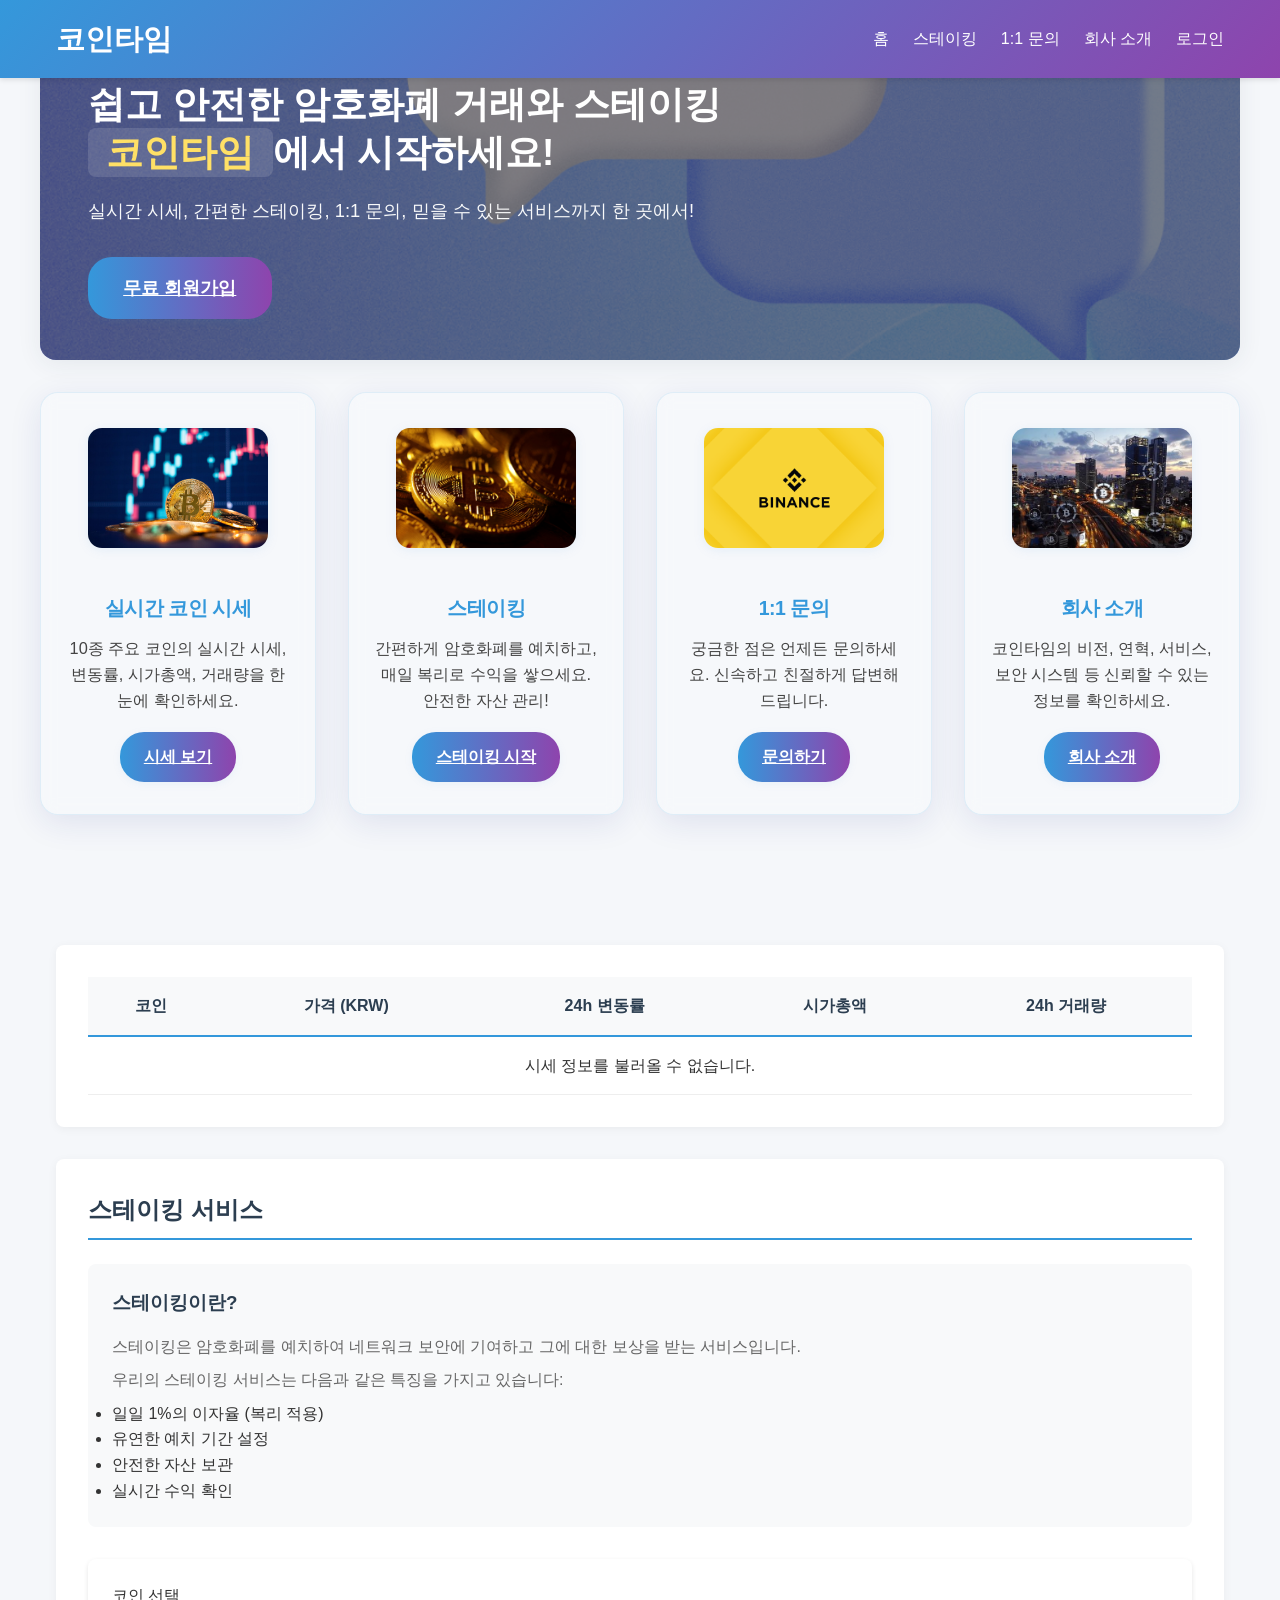
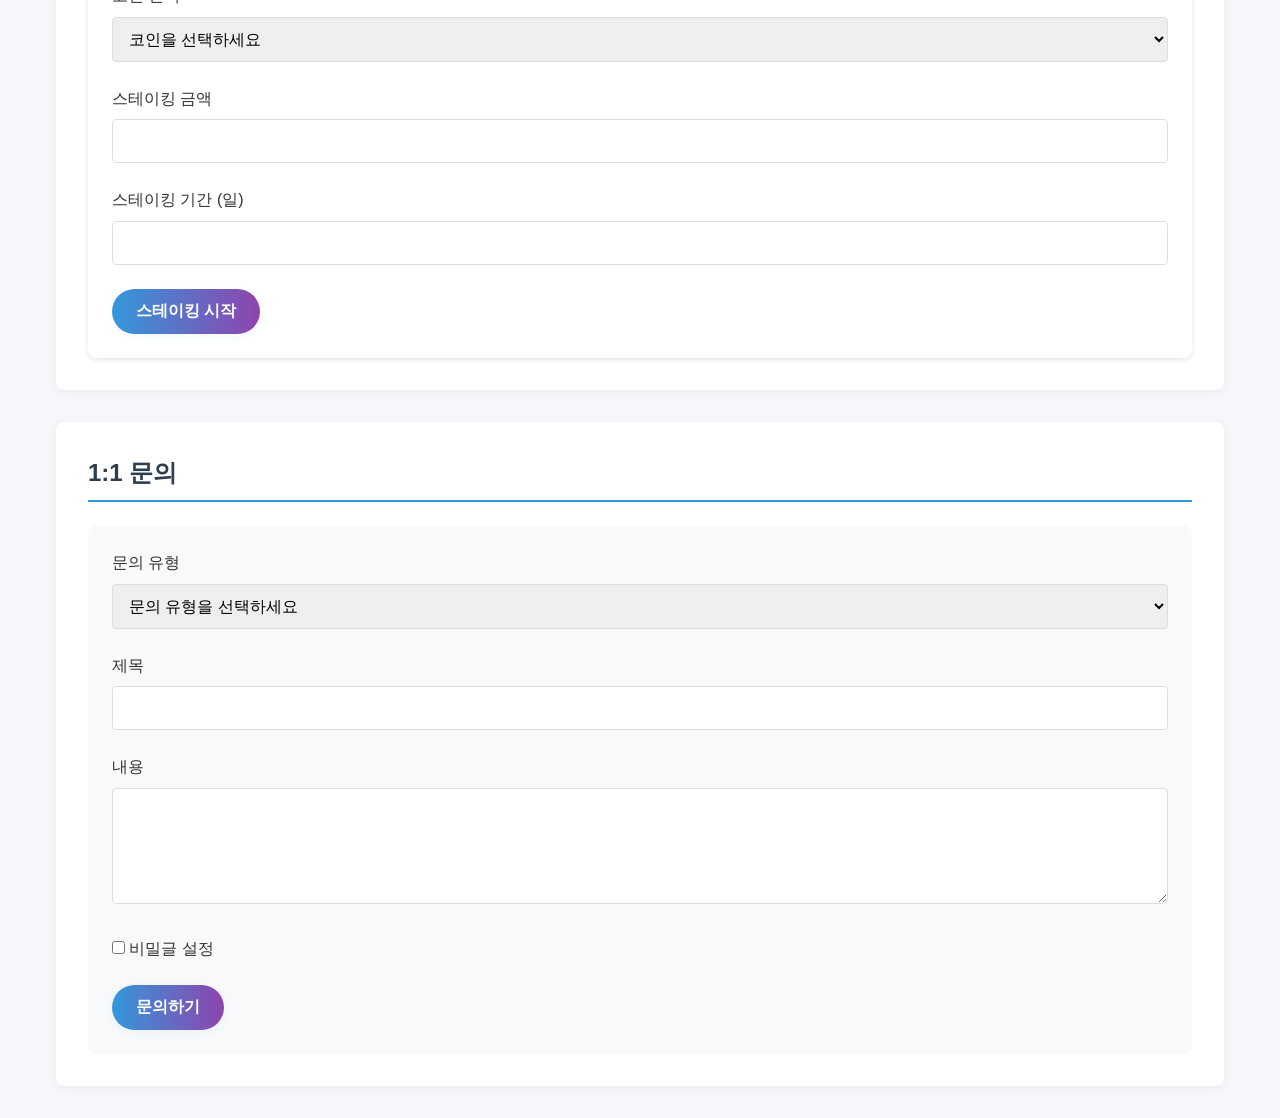
<file: index.html>
<!DOCTYPE html>
<html lang="ko">
<head>
    <meta charset="UTF-8">
    <meta name="viewport" content="width=device-width, initial-scale=1.0">
    <title>코인타임 - 홈</title>
    <link rel="stylesheet" href="common.css">
    <style>
        /* 페이지별 추가 스타일 */
        .coin-price {
            background: white;
            padding: 2rem;
            border-radius: 8px;
            box-shadow: 0 2px 10px rgba(0, 0, 0, 0.05);
            margin-bottom: 2rem;
        }

        .coin-price h2 {
            color: var(--secondary);
            margin-bottom: 1.5rem;
            padding-bottom: 0.5rem;
            border-bottom: 2px solid var(--primary);
        }

        .coin-grid {
            display: grid;
            grid-template-columns: repeat(auto-fit, minmax(250px, 1fr));
            gap: 1.5rem;
        }

        .coin-card {
            background: #f8f9fa;
            padding: 1.5rem;
            border-radius: 8px;
            transition: transform 0.3s ease;
        }

        .coin-card:hover {
            transform: translateY(-5px);
        }

        .coin-header {
            display: flex;
            justify-content: space-between;
            align-items: center;
            margin-bottom: 1rem;
        }

        .coin-name {
            font-size: 1.2rem;
            font-weight: bold;
            color: var(--secondary);
        }

        .coin-symbol {
            color: #666;
            font-size: 0.9rem;
        }

        .coin-price-value {
            font-size: 1.5rem;
            font-weight: bold;
            color: var(--primary);
            margin-bottom: 0.5rem;
        }

        .coin-change {
            font-size: 1rem;
        }

        .coin-change.positive {
            color: var(--success);
        }

        .coin-change.negative {
            color: var(--danger);
        }

        .staking-section {
            background: white;
            padding: 2rem;
            border-radius: 8px;
            box-shadow: 0 2px 10px rgba(0, 0, 0, 0.05);
            margin-bottom: 2rem;
        }

        .staking-section h2 {
            color: var(--secondary);
            margin-bottom: 1.5rem;
            padding-bottom: 0.5rem;
            border-bottom: 2px solid var(--primary);
        }

        .staking-info {
            background: #f8f9fa;
            padding: 1.5rem;
            border-radius: 8px;
            margin-bottom: 2rem;
        }

        .staking-info h3 {
            color: var(--secondary);
            margin-bottom: 1rem;
        }

        .staking-info p {
            color: #666;
            line-height: 1.6;
            margin-bottom: 0.5rem;
        }

        .staking-form {
            background: white;
            padding: 1.5rem;
            border-radius: 8px;
            box-shadow: 0 2px 5px rgba(0, 0, 0, 0.1);
        }

        .form-group {
            margin-bottom: 1.5rem;
        }

        .form-group label {
            display: block;
            margin-bottom: 0.5rem;
            font-weight: 500;
        }

        .form-control {
            width: 100%;
            padding: 0.75rem;
            border: 1px solid #ddd;
            border-radius: 4px;
            font-size: 1rem;
        }

        .form-control:focus {
            border-color: var(--primary);
            outline: none;
            box-shadow: 0 0 0 2px rgba(52, 152, 219, 0.2);
        }

        .inquiry-section {
            background: white;
            padding: 2rem;
            border-radius: 8px;
            box-shadow: 0 2px 10px rgba(0, 0, 0, 0.05);
        }

        .inquiry-section h2 {
            color: var(--secondary);
            margin-bottom: 1.5rem;
            padding-bottom: 0.5rem;
            border-bottom: 2px solid var(--primary);
        }

        .inquiry-form {
            background: #f8f9fa;
            padding: 1.5rem;
            border-radius: 8px;
        }

        @media (max-width: 768px) {
            .coin-grid {
                grid-template-columns: 1fr;
            }

            .coin-price,
            .staking-section,
            .inquiry-section {
                margin: 1rem;
                padding: 1.5rem;
            }
        }
    </style>
</head>
<body>
    <header>
        <div class="header-container">
            <a href="index.html" class="logo">코인타임</a>
            <nav>
                <ul>
                    <li><a href="index.html" class="nav-link">홈</a></li>
                    <li><a href="staking-page.html" class="nav-link">스테이킹</a></li>
                    <li><a href="inquiry-page.html" class="nav-link">1:1 문의</a></li>
                    <li><a href="about-page.html" class="nav-link">회사 소개</a></li>
                    <li id="user-nav-area">
                        <a href="#" id="login-button">로그인</a>
                    </li>
                </ul>
            </nav>
        </div>
    </header>

    <div class="main-banner" style="background: url('image/04_1080.png') center/cover no-repeat; position: relative;">
      <div class="banner-overlay"></div>
      <div class="banner-content">
        <h1>쉽고 안전한 암호화폐 거래와 스테이킹<br><span class="highlight">코인타임</span>에서 시작하세요!</h1>
        <p>실시간 시세, 간편한 스테이킹, 1:1 문의, 믿을 수 있는 서비스까지 한 곳에서!</p>
        <a href="register-page.html" class="btn btn-lg btn-gradient">무료 회원가입</a>
      </div>
    </div>
    <div class="service-cards-grid">
      <div class="service-card">
        <div class="service-icon"><img src="image/472865_441696_5757.jpg" alt="실시간 코인 시세"></div>
        <h3>실시간 코인 시세</h3>
        <p>10종 주요 코인의 실시간 시세, 변동률, 시가총액, 거래량을 한눈에 확인하세요.</p>
        <a href="#coin-table" class="btn btn-secondary">시세 보기</a>
      </div>
      <div class="service-card">
        <div class="service-icon"><img src="image/284385_205862_553.jpg" alt="스테이킹"></div>
        <h3>스테이킹</h3>
        <p>간편하게 암호화폐를 예치하고, 매일 복리로 수익을 쌓으세요. 안전한 자산 관리!</p>
        <a href="staking-page.html" class="btn btn-secondary">스테이킹 시작</a>
      </div>
      <div class="service-card">
        <div class="service-icon"><img src="image/558310_522624_835.png" alt="1:1 문의"></div>
        <h3>1:1 문의</h3>
        <p>궁금한 점은 언제든 문의하세요. 신속하고 친절하게 답변해드립니다.</p>
        <a href="inquiry-page.html" class="btn btn-secondary">문의하기</a>
      </div>
      <div class="service-card">
        <div class="service-icon"><img src="image/20201123154747765200.jpg" alt="회사소개"></div>
        <h3>회사 소개</h3>
        <p>코인타임의 비전, 연혁, 서비스, 보안 시스템 등 신뢰할 수 있는 정보를 확인하세요.</p>
        <a href="about-page.html" class="btn btn-secondary">회사 소개</a>
      </div>
    </div>
    <div class="container">
      <div class="coin-table-container" id="coin-table">
        <table class="coin-table">
          <thead>
            <tr>
              <th style="text-align:center;">코인</th>
              <th>가격 (KRW)</th>
              <th>24h 변동률</th>
              <th>시가총액</th>
              <th>24h 거래량</th>
            </tr>
          </thead>
          <tbody id="coin-table-body">
            <!-- JS로 동적 생성 -->
          </tbody>
        </table>
      </div>

        <div class="staking-section">
            <h2>스테이킹 서비스</h2>
            <div class="staking-info">
                <h3>스테이킹이란?</h3>
                <p>스테이킹은 암호화폐를 예치하여 네트워크 보안에 기여하고 그에 대한 보상을 받는 서비스입니다.</p>
                <p>우리의 스테이킹 서비스는 다음과 같은 특징을 가지고 있습니다:</p>
                <ul>
                    <li>일일 1%의 이자율 (복리 적용)</li>
                    <li>유연한 예치 기간 설정</li>
                    <li>안전한 자산 보관</li>
                    <li>실시간 수익 확인</li>
                </ul>
            </div>
            <div class="staking-form">
                <form id="staking-form">
                    <div class="form-group">
                        <label for="coin-type">코인 선택</label>
                        <select id="coin-type" class="form-control" required>
                            <option value="">코인을 선택하세요</option>
                            <option value="BTC">비트코인 (BTC)</option>
                            <option value="ETH">이더리움 (ETH)</option>
                            <option value="BNB">바이낸스 코인 (BNB)</option>
                            <option value="SOL">솔라나 (SOL)</option>
                        </select>
                    </div>
                    <div class="form-group">
                        <label for="staking-amount">스테이킹 금액</label>
                        <input type="number" id="staking-amount" class="form-control" min="0.0001" step="0.0001" required>
                    </div>
                    <div class="form-group">
                        <label for="staking-period">스테이킹 기간 (일)</label>
                        <input type="number" id="staking-period" class="form-control" min="1" max="365" required>
                    </div>
                    <button type="submit" class="btn">스테이킹 시작</button>
                </form>
            </div>
        </div>

        <div class="inquiry-section">
            <h2>1:1 문의</h2>
            <div class="inquiry-form">
                <form id="inquiry-form">
                    <div class="form-group">
                        <label for="inquiry-type">문의 유형</label>
                        <select id="inquiry-type" class="form-control" required>
                            <option value="">문의 유형을 선택하세요</option>
                            <option value="account">계정 문의</option>
                            <option value="staking">스테이킹 문의</option>
                            <option value="trade">거래 문의</option>
                            <option value="etc">기타 문의</option>
                        </select>
                    </div>
                    <div class="form-group">
                        <label for="inquiry-title">제목</label>
                        <input type="text" id="inquiry-title" class="form-control" required>
                    </div>
                    <div class="form-group">
                        <label for="inquiry-content">내용</label>
                        <textarea id="inquiry-content" class="form-control" rows="5" required></textarea>
                    </div>
                    <div class="form-group">
                        <label>
                            <input type="checkbox" id="is-secret"> 비밀글 설정
                        </label>
                    </div>
                    <div id="secret-form" class="secret-form" style="display: none;">
                        <div class="form-group">
                            <label for="secret-password">비밀번호</label>
                            <input type="password" id="secret-password" class="form-control">
                        </div>
                    </div>
                    <button type="submit" class="btn">문의하기</button>
                </form>
            </div>
        </div>
    </div>

    <!-- 로그인 모달 -->
    <div id="login-modal" class="modal">
        <div class="modal-content">
            <span class="close">&times;</span>
            <h2>로그인</h2>
            <form id="login-form">
                <div class="form-group">
                    <label for="login-username">아이디</label>
                    <input type="text" id="login-username" class="form-control" required>
                </div>
                <div class="form-group">
                    <label for="login-password">비밀번호</label>
                    <input type="password" id="login-password" class="form-control" required>
                </div>
                <button type="submit" class="btn">로그인</button>
                <a href="register-page.html" class="btn btn-secondary" style="margin-top: 1rem;">회원가입</a>
            </form>
        </div>
    </div>

    <!-- 내 정보 관리 모달 -->
    <div id="myinfo-modal" class="modal">
        <div class="modal-content">
            <span class="close">&times;</span>
            <h2>내 정보 관리</h2>
            <form id="myinfo-form">
                <div class="form-group">
                    <label for="myinfo-username">아이디</label>
                    <input type="text" id="myinfo-username" class="form-control" readonly>
                </div>
                <div class="form-group">
                    <label for="myinfo-email">이메일</label>
                    <input type="email" id="myinfo-email" class="form-control" required>
                </div>
                <div class="form-group">
                    <label for="myinfo-phone">휴대폰 번호</label>
                    <input type="tel" id="myinfo-phone" class="form-control" required>
                </div>
                <button type="submit" class="btn">변경하기</button>
            </form>
        </div>
    </div>

    <!-- 비밀번호 변경 모달 -->
    <div id="pwchange-modal" class="modal">
        <div class="modal-content">
            <span class="close">&times;</span>
            <h2>비밀번호 변경</h2>
            <form id="pwchange-form">
                <div class="form-group">
                    <label for="pw-old">기존 비밀번호</label>
                    <input type="password" id="pw-old" class="form-control" required>
                </div>
                <div class="form-group">
                    <label for="pw-new">새 비밀번호</label>
                    <input type="password" id="pw-new" class="form-control" required>
                </div>
                <div class="form-group">
                    <label for="pw-new-confirm">새 비밀번호 확인</label>
                    <input type="password" id="pw-new-confirm" class="form-control" required>
                </div>
                <button type="submit" class="btn">비밀번호 변경</button>
            </form>
        </div>
    </div>

    <script src="common.js"></script>
    <script>
        // 페이지별 추가 스크립트
        document.addEventListener('DOMContentLoaded', function() {
            const coinTableBody = document.getElementById('coin-table-body');
            const stakingForm = document.getElementById('staking-form');
            const inquiryForm = document.getElementById('inquiry-form');
            const isSecretCheckbox = document.getElementById('is-secret');
            const secretForm = document.getElementById('secret-form');

            const coinIds = [
              'bitcoin', 'ethereum', 'tether', 'ripple', 'binancecoin',
              'solana', 'usd-coin', 'dogecoin', 'cardano', 'tron'
            ];
            const coinNames = {
              bitcoin: '비트코인',
              ethereum: '이더리움',
              tether: '테더',
              ripple: '리플코인',
              binancecoin: '바이낸스 코인',
              solana: '솔라나',
              'usd-coin': 'USDC',
              dogecoin: '도지코인',
              cardano: '에이다',
              tron: '트론'
            };
            async function updateCoinPrices() {
              const url = `https://api.coingecko.com/api/v3/coins/markets?vs_currency=krw&ids=${coinIds.join(',')}&order=market_cap_desc&per_page=10&page=1&sparkline=false&price_change_percentage=24h`;
              try {
                const response = await fetch(url);
                const coins = await response.json();
                const tbody = document.getElementById('coin-table-body');
                tbody.innerHTML = '';
                coins.forEach((coin) => {
                  const change = coin.price_change_percentage_24h;
                  const row = document.createElement('tr');
                  row.innerHTML = `
                    <td style="text-align:center;">
                      <div class="coin-info" style="justify-content:center;">
                        <img src="${coin.image}" alt="${coin.symbol}">
                        <span>${coinNames[coin.id] || coin.name}</span>
                        <span class="coin-symbol">${coin.symbol.toUpperCase()}</span>
                      </div>
                    </td>
                    <td>${coin.current_price.toLocaleString()} KRW</td>
                    <td class="${change >= 0 ? 'positive' : 'negative'}">
                      ${change >= 0 ? '+' : ''}${change.toFixed(2)}%
                    </td>
                    <td>${coin.market_cap.toLocaleString()}</td>
                    <td>${coin.total_volume.toLocaleString()}</td>
                  `;
                  tbody.appendChild(row);
                });
              } catch (e) {
                document.getElementById('coin-table-body').innerHTML = '<tr><td colspan="5">시세 정보를 불러올 수 없습니다.</td></tr>';
              }
            }

            // 스테이킹 폼 제출
            stakingForm.addEventListener('submit', function(e) {
                e.preventDefault();
                
                const coinType = document.getElementById('coin-type').value;
                const amount = parseFloat(document.getElementById('staking-amount').value);
                const period = parseInt(document.getElementById('staking-period').value);

                if (!coinType || !amount || !period) {
                    alert('모든 필드를 입력해주세요.');
                    return;
                }

                if (amount <= 0) {
                    alert('스테이킹 금액은 0보다 커야 합니다.');
                    return;
                }

                if (period < 1 || period > 365) {
                    alert('스테이킹 기간은 1일에서 365일 사이여야 합니다.');
                    return;
                }

                // localStorage에서 스테이킹 목록 가져오기
                const stakings = JSON.parse(localStorage.getItem('stakings') || '[]');
                
                // 새 스테이킹 추가
                const newStaking = {
                    id: Date.now(),
                    coinType,
                    amount,
                    period,
                    startDate: new Date().toISOString(),
                    userId: localStorage.getItem('currentUser')
                };
                
                stakings.push(newStaking);
                localStorage.setItem('stakings', JSON.stringify(stakings));
                
                alert('스테이킹이 시작되었습니다.');
                stakingForm.reset();
            });

            // 문의 폼 제출
            inquiryForm.addEventListener('submit', function(e) {
                e.preventDefault();
                
                const type = document.getElementById('inquiry-type').value;
                const title = document.getElementById('inquiry-title').value;
                const content = document.getElementById('inquiry-content').value;
                const isSecret = isSecretCheckbox.checked;
                const password = isSecret ? document.getElementById('secret-password').value : '';

                if (!type || !title || !content || (isSecret && !password)) {
                    alert('모든 필드를 입력해주세요.');
                    return;
                }

                // localStorage에서 문의 목록 가져오기
                const inquiries = JSON.parse(localStorage.getItem('inquiries') || '[]');
                
                // 새 문의 추가
                const newInquiry = {
                    id: Date.now(),
                    type,
                    title,
                    content,
                    isSecret,
                    password,
                    userId: localStorage.getItem('currentUser'),
                    createdAt: new Date().toISOString()
                };
                
                inquiries.push(newInquiry);
                localStorage.setItem('inquiries', JSON.stringify(inquiries));
                
                alert('문의가 등록되었습니다.');
                inquiryForm.reset();
                secretForm.style.display = 'none';
            });

            // 비밀글 설정 토글
            isSecretCheckbox.addEventListener('change', function() {
                secretForm.style.display = this.checked ? 'block' : 'none';
                document.getElementById('secret-password').required = this.checked;
            });

            // 초기 코인 시세 업데이트
            updateCoinPrices();
            // 1분마다 코인 시세 업데이트
            setInterval(updateCoinPrices, 60000);
        });
    </script>
</body>
</html>
</file>
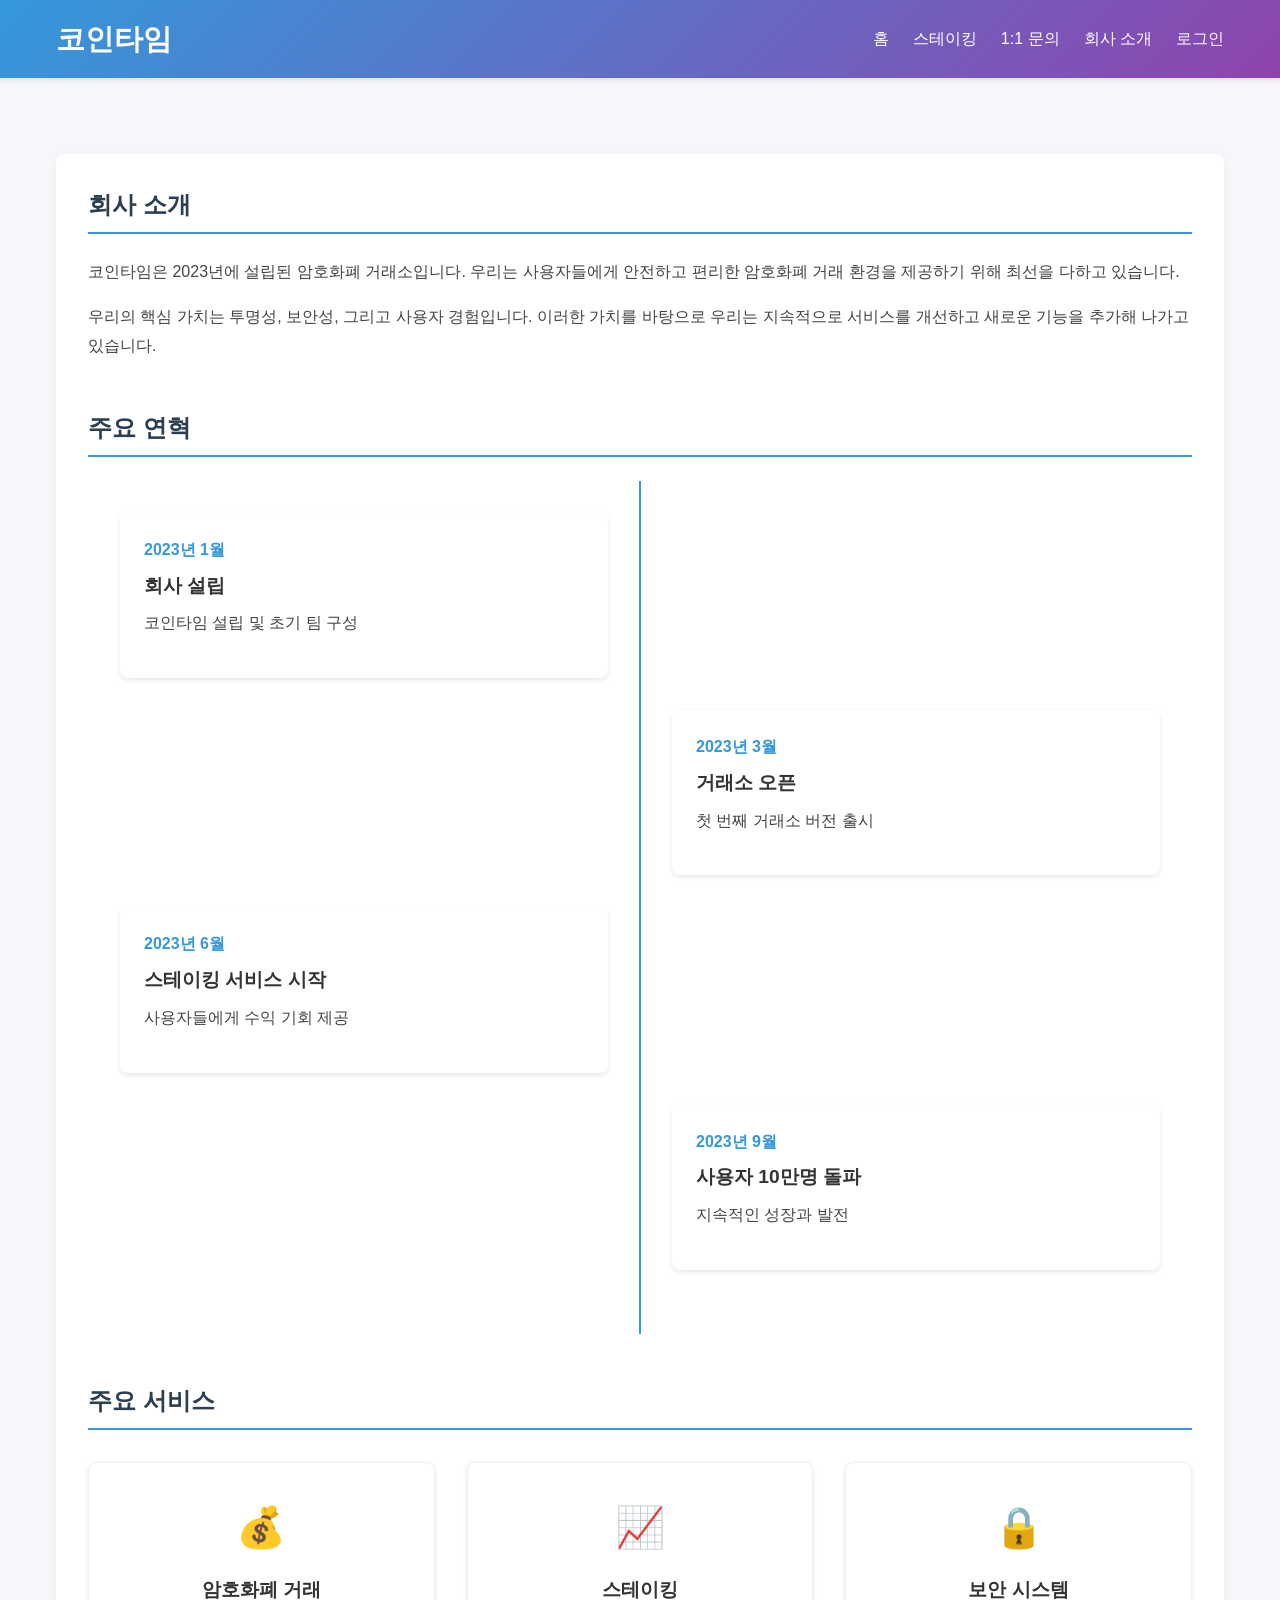
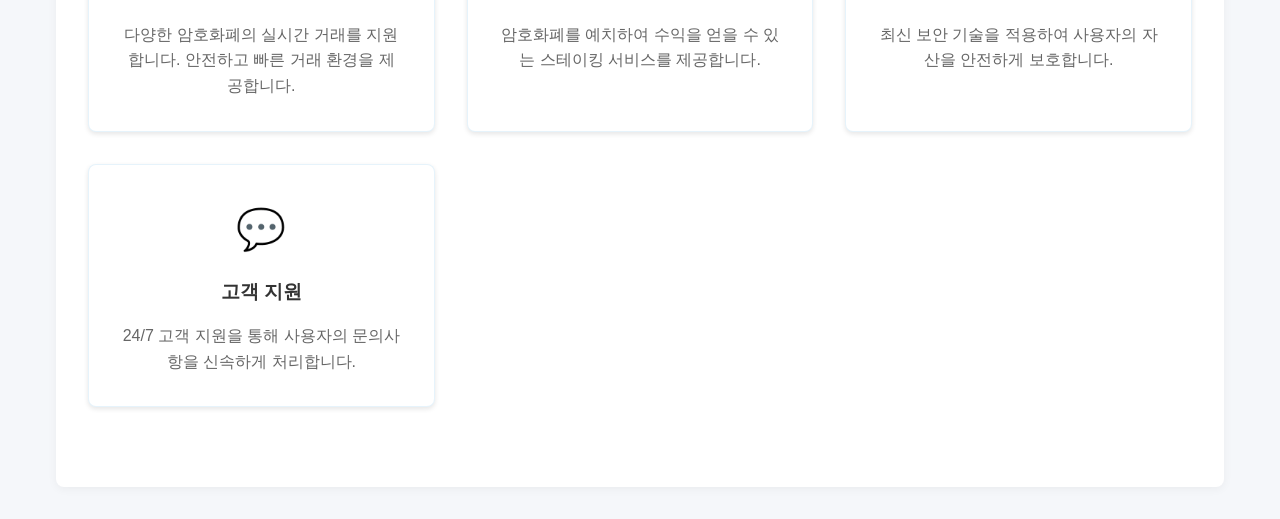
<file: about-page.html>
<!DOCTYPE html>
<html lang="ko">
<head>
    <meta charset="UTF-8">
    <meta name="viewport" content="width=device-width, initial-scale=1.0">
    <title>코인타임 - 회사 소개</title>
    <link rel="stylesheet" href="common.css">
    <style>
        /* 페이지별 추가 스타일 */
        .about-container {
            max-width: 1200px;
            margin: 2rem auto;
            padding: 2rem;
            background: white;
            border-radius: 8px;
            box-shadow: 0 2px 10px rgba(0, 0, 0, 0.05);
        }

        .about-section {
            margin-bottom: 3rem;
        }

        .about-section h2 {
            color: var(--secondary);
            margin-bottom: 1.5rem;
            padding-bottom: 0.5rem;
            border-bottom: 2px solid var(--primary);
        }

        .about-section p {
            line-height: 1.8;
            color: #444;
            margin-bottom: 1rem;
        }

        .timeline {
            position: relative;
            padding: 2rem 0;
        }

        .timeline::before {
            content: '';
            position: absolute;
            left: 50%;
            top: 0;
            bottom: 0;
            width: 2px;
            background: var(--primary);
            transform: translateX(-50%);
        }

        .timeline-item {
            position: relative;
            margin-bottom: 2rem;
            width: 50%;
            padding: 0 2rem;
        }

        .timeline-item:nth-child(odd) {
            margin-left: 0;
            margin-right: auto;
        }

        .timeline-item:nth-child(even) {
            margin-left: auto;
            margin-right: 0;
        }

        .timeline-content {
            background: white;
            padding: 1.5rem;
            border-radius: 8px;
            box-shadow: 0 2px 5px rgba(0, 0, 0, 0.1);
        }

        .timeline-date {
            font-weight: bold;
            color: var(--primary);
            margin-bottom: 0.5rem;
        }

        .timeline-title {
            font-size: 1.2rem;
            font-weight: bold;
            margin-bottom: 0.5rem;
        }

        .services-grid {
            display: grid;
            grid-template-columns: repeat(auto-fit, minmax(300px, 1fr));
            gap: 2rem;
            margin-top: 2rem;
        }

        .service-card {
            background: white;
            padding: 2rem;
            border-radius: 8px;
            box-shadow: 0 2px 5px rgba(0, 0, 0, 0.1);
            transition: transform 0.3s ease;
        }

        .service-card:hover {
            transform: translateY(-5px);
        }

        .service-icon {
            font-size: 2.5rem;
            color: var(--primary);
            margin-bottom: 1rem;
        }

        .service-title {
            font-size: 1.2rem;
            font-weight: bold;
            margin-bottom: 1rem;
        }

        .service-description {
            color: #666;
            line-height: 1.6;
        }

        @media (max-width: 768px) {
            .timeline::before {
                left: 1rem;
            }

            .timeline-item {
                width: 100%;
                padding-left: 3rem;
            }

            .timeline-item:nth-child(odd),
            .timeline-item:nth-child(even) {
                margin-left: 0;
                margin-right: 0;
            }
        }
    </style>
</head>
<body>
    <header>
        <div class="header-container">
            <a href="index.html" class="logo">코인타임</a>
            <nav>
                <ul>
                    <li><a href="index.html" class="nav-link">홈</a></li>
                    <li><a href="staking-page.html" class="nav-link">스테이킹</a></li>
                    <li><a href="inquiry-page.html" class="nav-link">1:1 문의</a></li>
                    <li><a href="about-page.html" class="nav-link">회사 소개</a></li>
                    <li id="user-nav-area">
                        <a href="#" id="login-button">로그인</a>
                    </li>
                </ul>
            </nav>
        </div>
    </header>

    <div class="container">
        <div class="about-container">
            <div class="about-section">
                <h2>회사 소개</h2>
                <p>코인타임은 2023년에 설립된 암호화폐 거래소입니다. 우리는 사용자들에게 안전하고 편리한 암호화폐 거래 환경을 제공하기 위해 최선을 다하고 있습니다.</p>
                <p>우리의 핵심 가치는 투명성, 보안성, 그리고 사용자 경험입니다. 이러한 가치를 바탕으로 우리는 지속적으로 서비스를 개선하고 새로운 기능을 추가해 나가고 있습니다.</p>
            </div>

            <div class="about-section">
                <h2>주요 연혁</h2>
                <div class="timeline">
                    <div class="timeline-item">
                        <div class="timeline-content">
                            <div class="timeline-date">2023년 1월</div>
                            <div class="timeline-title">회사 설립</div>
                            <p>코인타임 설립 및 초기 팀 구성</p>
                        </div>
                    </div>
                    <div class="timeline-item">
                        <div class="timeline-content">
                            <div class="timeline-date">2023년 3월</div>
                            <div class="timeline-title">거래소 오픈</div>
                            <p>첫 번째 거래소 버전 출시</p>
                        </div>
                    </div>
                    <div class="timeline-item">
                        <div class="timeline-content">
                            <div class="timeline-date">2023년 6월</div>
                            <div class="timeline-title">스테이킹 서비스 시작</div>
                            <p>사용자들에게 수익 기회 제공</p>
                        </div>
                    </div>
                    <div class="timeline-item">
                        <div class="timeline-content">
                            <div class="timeline-date">2023년 9월</div>
                            <div class="timeline-title">사용자 10만명 돌파</div>
                            <p>지속적인 성장과 발전</p>
                        </div>
                    </div>
                </div>
            </div>

            <div class="about-section">
                <h2>주요 서비스</h2>
                <div class="services-grid">
                    <div class="service-card">
                        <div class="service-icon">💰</div>
                        <div class="service-title">암호화폐 거래</div>
                        <div class="service-description">
                            다양한 암호화폐의 실시간 거래를 지원합니다. 안전하고 빠른 거래 환경을 제공합니다.
                        </div>
                    </div>
                    <div class="service-card">
                        <div class="service-icon">📈</div>
                        <div class="service-title">스테이킹</div>
                        <div class="service-description">
                            암호화폐를 예치하여 수익을 얻을 수 있는 스테이킹 서비스를 제공합니다.
                        </div>
                    </div>
                    <div class="service-card">
                        <div class="service-icon">🔒</div>
                        <div class="service-title">보안 시스템</div>
                        <div class="service-description">
                            최신 보안 기술을 적용하여 사용자의 자산을 안전하게 보호합니다.
                        </div>
                    </div>
                    <div class="service-card">
                        <div class="service-icon">💬</div>
                        <div class="service-title">고객 지원</div>
                        <div class="service-description">
                            24/7 고객 지원을 통해 사용자의 문의사항을 신속하게 처리합니다.
                        </div>
                    </div>
                </div>
            </div>
        </div>
    </div>

    <!-- 로그인 모달 -->
    <div id="login-modal" class="modal">
        <div class="modal-content">
            <span class="close">&times;</span>
            <h2>로그인</h2>
            <form id="login-form">
                <div class="form-group">
                    <label for="login-username">아이디</label>
                    <input type="text" id="login-username" class="form-control" required>
                </div>
                <div class="form-group">
                    <label for="login-password">비밀번호</label>
                    <input type="password" id="login-password" class="form-control" required>
                </div>
                <button type="submit" class="btn">로그인</button>
                <a href="register-page.html" class="btn btn-secondary" style="margin-top: 1rem;">회원가입</a>
            </form>
        </div>
    </div>

    <!-- 내 정보 관리 모달 -->
    <div id="myinfo-modal" class="modal">
        <div class="modal-content">
            <span class="close">&times;</span>
            <h2>내 정보 관리</h2>
            <form id="myinfo-form">
                <div class="form-group">
                    <label for="myinfo-username">아이디</label>
                    <input type="text" id="myinfo-username" class="form-control" readonly>
                </div>
                <div class="form-group">
                    <label for="myinfo-email">이메일</label>
                    <input type="email" id="myinfo-email" class="form-control" required>
                </div>
                <div class="form-group">
                    <label for="myinfo-phone">휴대폰 번호</label>
                    <input type="tel" id="myinfo-phone" class="form-control" required>
                </div>
                <button type="submit" class="btn">변경하기</button>
            </form>
        </div>
    </div>

    <!-- 비밀번호 변경 모달 -->
    <div id="pwchange-modal" class="modal">
        <div class="modal-content">
            <span class="close">&times;</span>
            <h2>비밀번호 변경</h2>
            <form id="pwchange-form">
                <div class="form-group">
                    <label for="pw-old">기존 비밀번호</label>
                    <input type="password" id="pw-old" class="form-control" required>
                </div>
                <div class="form-group">
                    <label for="pw-new">새 비밀번호</label>
                    <input type="password" id="pw-new" class="form-control" required>
                </div>
                <div class="form-group">
                    <label for="pw-new-confirm">새 비밀번호 확인</label>
                    <input type="password" id="pw-new-confirm" class="form-control" required>
                </div>
                <button type="submit" class="btn">비밀번호 변경</button>
            </form>
        </div>
    </div>

    <script src="common.js"></script>
</body>
</html>
</file>
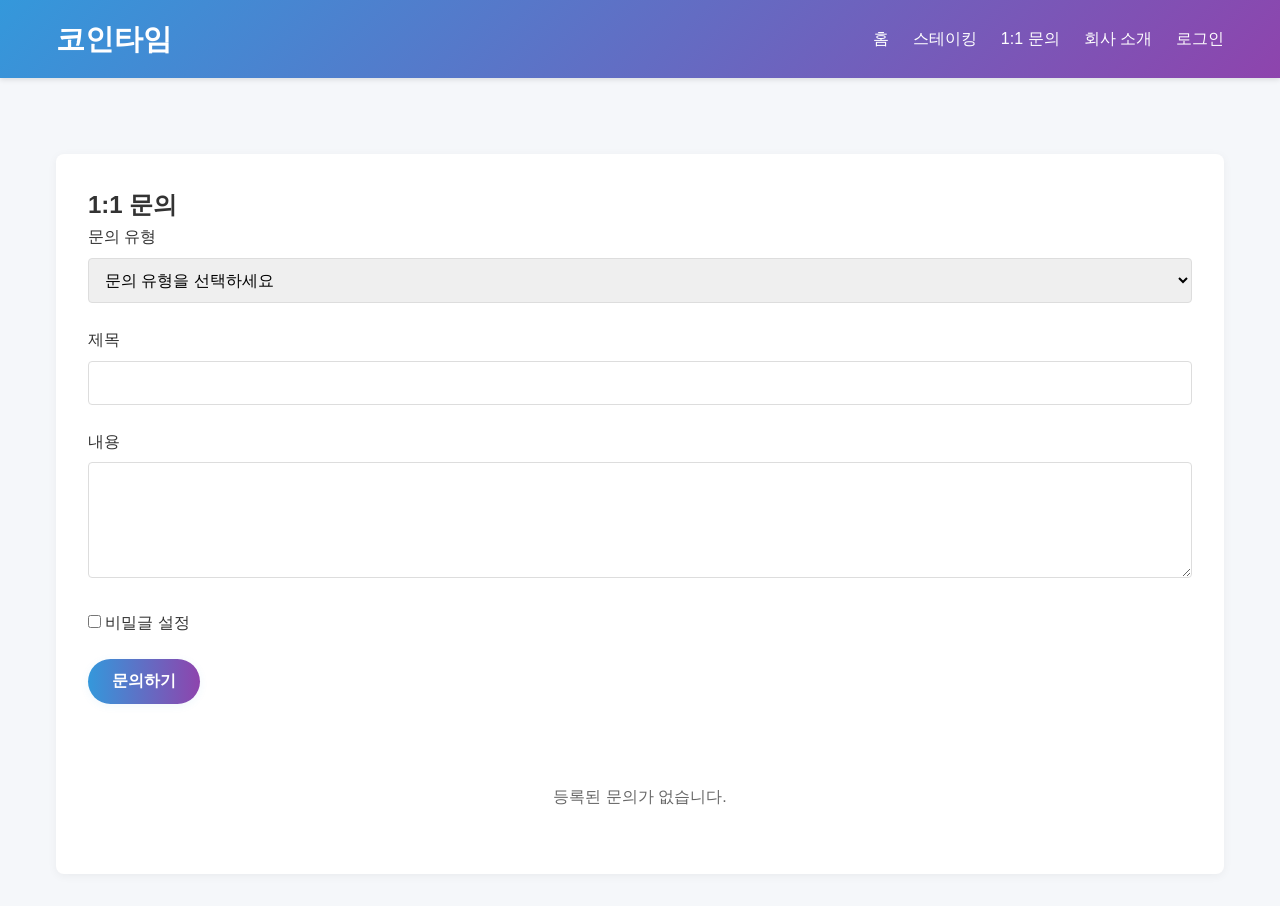
<file: inquiry-page.html>
<!DOCTYPE html>
<html lang="ko">
<head>
    <meta charset="UTF-8">
    <meta name="viewport" content="width=device-width, initial-scale=1.0">
    <title>코인타임 - 1:1 문의</title>
    <link rel="stylesheet" href="common.css">
    <style>
        /* 페이지별 추가 스타일 */
        .inquiry-container {
            max-width: 1200px;
            margin: 2rem auto;
            padding: 2rem;
            background: white;
            border-radius: 8px;
            box-shadow: 0 2px 10px rgba(0, 0, 0, 0.05);
        }

        .inquiry-form {
            margin-bottom: 3rem;
        }

        .form-group {
            margin-bottom: 1.5rem;
        }

        .form-group label {
            display: block;
            margin-bottom: 0.5rem;
            font-weight: 500;
        }

        .form-control {
            width: 100%;
            padding: 0.75rem;
            border: 1px solid #ddd;
            border-radius: 4px;
            font-size: 1rem;
        }

        .form-control:focus {
            border-color: var(--primary);
            outline: none;
            box-shadow: 0 0 0 2px rgba(52, 152, 219, 0.2);
        }

        .secret-form {
            display: none;
            margin-top: 1rem;
            padding: 1rem;
            background: #f8f9fa;
            border-radius: 4px;
        }

        .inquiry-list {
            margin-top: 2rem;
        }

        .inquiry-item {
            background: white;
            border-radius: 8px;
            padding: 1.5rem;
            margin-bottom: 1rem;
            box-shadow: 0 2px 5px rgba(0, 0, 0, 0.1);
        }

        .inquiry-header {
            display: flex;
            justify-content: space-between;
            align-items: center;
            margin-bottom: 1rem;
        }

        .inquiry-title {
            font-size: 1.2rem;
            font-weight: bold;
            color: var(--secondary);
        }

        .inquiry-meta {
            color: #666;
            font-size: 0.9rem;
        }

        .inquiry-content {
            margin-bottom: 1rem;
            line-height: 1.6;
        }

        .inquiry-actions {
            display: flex;
            gap: 0.5rem;
        }

        .inquiry-actions button {
            flex: 1;
        }

        .empty-message {
            text-align: center;
            color: #666;
            padding: 2rem;
        }

        @media (max-width: 768px) {
            .inquiry-header {
                flex-direction: column;
                align-items: flex-start;
                gap: 0.5rem;
            }

            .inquiry-meta {
                width: 100%;
            }
        }
    </style>
</head>
<body>
    <header>
        <div class="header-container">
            <a href="index.html" class="logo">코인타임</a>
            <nav>
                <ul>
                    <li><a href="index.html" class="nav-link">홈</a></li>
                    <li><a href="staking-page.html" class="nav-link">스테이킹</a></li>
                    <li><a href="inquiry-page.html" class="nav-link">1:1 문의</a></li>
                    <li><a href="about-page.html" class="nav-link">회사 소개</a></li>
                    <li id="user-nav-area">
                        <a href="#" id="login-button">로그인</a>
                    </li>
                </ul>
            </nav>
        </div>
    </header>

    <div class="container">
        <div class="inquiry-container">
            <h2>1:1 문의</h2>
            <div class="inquiry-form">
                <form id="inquiry-form">
                    <div class="form-group">
                        <label for="inquiry-type">문의 유형</label>
                        <select id="inquiry-type" class="form-control" required>
                            <option value="">문의 유형을 선택하세요</option>
                            <option value="account">계정 문의</option>
                            <option value="staking">스테이킹 문의</option>
                            <option value="trade">거래 문의</option>
                            <option value="etc">기타 문의</option>
                        </select>
                    </div>
                    <div class="form-group">
                        <label for="inquiry-title">제목</label>
                        <input type="text" id="inquiry-title" class="form-control" required>
                    </div>
                    <div class="form-group">
                        <label for="inquiry-content">내용</label>
                        <textarea id="inquiry-content" class="form-control" rows="5" required></textarea>
                    </div>
                    <div class="form-group">
                        <label>
                            <input type="checkbox" id="is-secret"> 비밀글 설정
                        </label>
                    </div>
                    <div id="secret-form" class="secret-form">
                        <div class="form-group">
                            <label for="secret-password">비밀번호</label>
                            <input type="password" id="secret-password" class="form-control">
                        </div>
                    </div>
                    <button type="submit" class="btn">문의하기</button>
                </form>
            </div>
            <div class="inquiry-list" id="inquiry-list">
                <!-- 문의 목록이 여기에 동적으로 추가됩니다 -->
            </div>
        </div>
    </div>

    <!-- 로그인 모달 -->
    <div id="login-modal" class="modal">
        <div class="modal-content">
            <span class="close">&times;</span>
            <h2>로그인</h2>
            <form id="login-form">
                <div class="form-group">
                    <label for="login-username">아이디</label>
                    <input type="text" id="login-username" class="form-control" required>
                </div>
                <div class="form-group">
                    <label for="login-password">비밀번호</label>
                    <input type="password" id="login-password" class="form-control" required>
                </div>
                <button type="submit" class="btn">로그인</button>
                <a href="register-page.html" class="btn btn-secondary" style="margin-top: 1rem;">회원가입</a>
            </form>
        </div>
    </div>

    <!-- 내 정보 관리 모달 -->
    <div id="myinfo-modal" class="modal">
        <div class="modal-content">
            <span class="close">&times;</span>
            <h2>내 정보 관리</h2>
            <form id="myinfo-form">
                <div class="form-group">
                    <label for="myinfo-username">아이디</label>
                    <input type="text" id="myinfo-username" class="form-control" readonly>
                </div>
                <div class="form-group">
                    <label for="myinfo-email">이메일</label>
                    <input type="email" id="myinfo-email" class="form-control" required>
                </div>
                <div class="form-group">
                    <label for="myinfo-phone">휴대폰 번호</label>
                    <input type="tel" id="myinfo-phone" class="form-control" required>
                </div>
                <button type="submit" class="btn">변경하기</button>
            </form>
        </div>
    </div>

    <!-- 비밀번호 변경 모달 -->
    <div id="pwchange-modal" class="modal">
        <div class="modal-content">
            <span class="close">&times;</span>
            <h2>비밀번호 변경</h2>
            <form id="pwchange-form">
                <div class="form-group">
                    <label for="pw-old">기존 비밀번호</label>
                    <input type="password" id="pw-old" class="form-control" required>
                </div>
                <div class="form-group">
                    <label for="pw-new">새 비밀번호</label>
                    <input type="password" id="pw-new" class="form-control" required>
                </div>
                <div class="form-group">
                    <label for="pw-new-confirm">새 비밀번호 확인</label>
                    <input type="password" id="pw-new-confirm" class="form-control" required>
                </div>
                <button type="submit" class="btn">비밀번호 변경</button>
            </form>
        </div>
    </div>

    <script src="common.js"></script>
    <script>
        // 페이지별 추가 스크립트
        document.addEventListener('DOMContentLoaded', function() {
            const inquiryForm = document.getElementById('inquiry-form');
            const secretForm = document.getElementById('secret-form');
            const isSecretCheckbox = document.getElementById('is-secret');
            const inquiryList = document.getElementById('inquiry-list');

            // 비밀글 설정 토글
            isSecretCheckbox.addEventListener('change', function() {
                secretForm.style.display = this.checked ? 'block' : 'none';
                document.getElementById('secret-password').required = this.checked;
            });

            // 문의 폼 제출
            inquiryForm.addEventListener('submit', function(e) {
                e.preventDefault();
                
                const type = document.getElementById('inquiry-type').value;
                const title = document.getElementById('inquiry-title').value;
                const content = document.getElementById('inquiry-content').value;
                const isSecret = isSecretCheckbox.checked;
                const password = isSecret ? document.getElementById('secret-password').value : '';

                if (!type || !title || !content || (isSecret && !password)) {
                    alert('모든 필드를 입력해주세요.');
                    return;
                }

                // localStorage에서 문의 목록 가져오기
                const inquiries = JSON.parse(localStorage.getItem('inquiries') || '[]');
                
                // 새 문의 추가
                const newInquiry = {
                    id: Date.now(),
                    type,
                    title,
                    content,
                    isSecret,
                    password,
                    userId: localStorage.getItem('currentUser'),
                    createdAt: new Date().toISOString()
                };
                
                inquiries.push(newInquiry);
                localStorage.setItem('inquiries', JSON.stringify(inquiries));
                
                alert('문의가 등록되었습니다.');
                inquiryForm.reset();
                secretForm.style.display = 'none';
                renderInquiries();
            });

            // 문의 목록 렌더링
            function renderInquiries() {
                const inquiries = JSON.parse(localStorage.getItem('inquiries') || '[]');
                const currentUser = localStorage.getItem('currentUser');
                
                inquiryList.innerHTML = '';
                
                if (!inquiries.length) {
                    inquiryList.innerHTML = '<div class="empty-message">등록된 문의가 없습니다.</div>';
                    return;
                }

                // 현재 사용자의 문의만 필터링
                const userInquiries = inquiries.filter(inquiry => inquiry.userId === currentUser);
                
                if (!userInquiries.length) {
                    inquiryList.innerHTML = '<div class="empty-message">등록된 문의가 없습니다.</div>';
                    return;
                }

                userInquiries.forEach(inquiry => {
                    const formattedDate = new Date(inquiry.createdAt).toLocaleString('ko-KR');
                    const item = document.createElement('div');
                    item.className = 'inquiry-item';
                    item.innerHTML = `
                        <div class="inquiry-header">
                            <div class="inquiry-title">${inquiry.title}</div>
                            <div class="inquiry-meta">
                                ${formattedDate} | ${inquiry.type}
                                ${inquiry.isSecret ? ' | 🔒 비밀글' : ''}
                            </div>
                        </div>
                        <div class="inquiry-content">${inquiry.content}</div>
                        <div class="inquiry-actions">
                            <button class="btn btn-secondary" onclick="editInquiry(${inquiry.id})">수정</button>
                            <button class="btn btn-danger" onclick="deleteInquiry(${inquiry.id})">삭제</button>
                        </div>
                    `;
                    inquiryList.appendChild(item);
                });
            }

            // 페이지 로드 시 문의 목록 렌더링
            renderInquiries();
        });

        // 문의 수정
        function editInquiry(id) {
            const inquiries = JSON.parse(localStorage.getItem('inquiries') || '[]');
            const inquiry = inquiries.find(i => i.id === id);
            if (!inquiry) return;

            const type = document.getElementById('inquiry-type');
            const title = document.getElementById('inquiry-title');
            const content = document.getElementById('inquiry-content');
            const isSecret = document.getElementById('is-secret');
            const secretForm = document.getElementById('secret-form');
            const password = document.getElementById('secret-password');

            type.value = inquiry.type;
            title.value = inquiry.title;
            content.value = inquiry.content;
            isSecret.checked = inquiry.isSecret;
            secretForm.style.display = inquiry.isSecret ? 'block' : 'none';
            password.value = inquiry.password;

            // 폼 제출 핸들러 변경
            const form = document.getElementById('inquiry-form');
            const originalSubmit = form.onsubmit;
            form.onsubmit = function(e) {
                e.preventDefault();
                
                inquiry.type = type.value;
                inquiry.title = title.value;
                inquiry.content = content.value;
                inquiry.isSecret = isSecret.checked;
                inquiry.password = isSecret.checked ? password.value : '';
                
                localStorage.setItem('inquiries', JSON.stringify(inquiries));
                alert('문의가 수정되었습니다.');
                form.reset();
                secretForm.style.display = 'none';
                form.onsubmit = originalSubmit;
                renderInquiries();
            };
        }

        // 문의 삭제
        function deleteInquiry(id) {
            if (!confirm('정말 삭제하시겠습니까?')) return;
            
            const inquiries = JSON.parse(localStorage.getItem('inquiries') || '[]');
            const index = inquiries.findIndex(i => i.id === id);
            if (index === -1) return;

            inquiries.splice(index, 1);
            localStorage.setItem('inquiries', JSON.stringify(inquiries));
            renderInquiries();
        }
    </script>
</body>
</html>
</file>
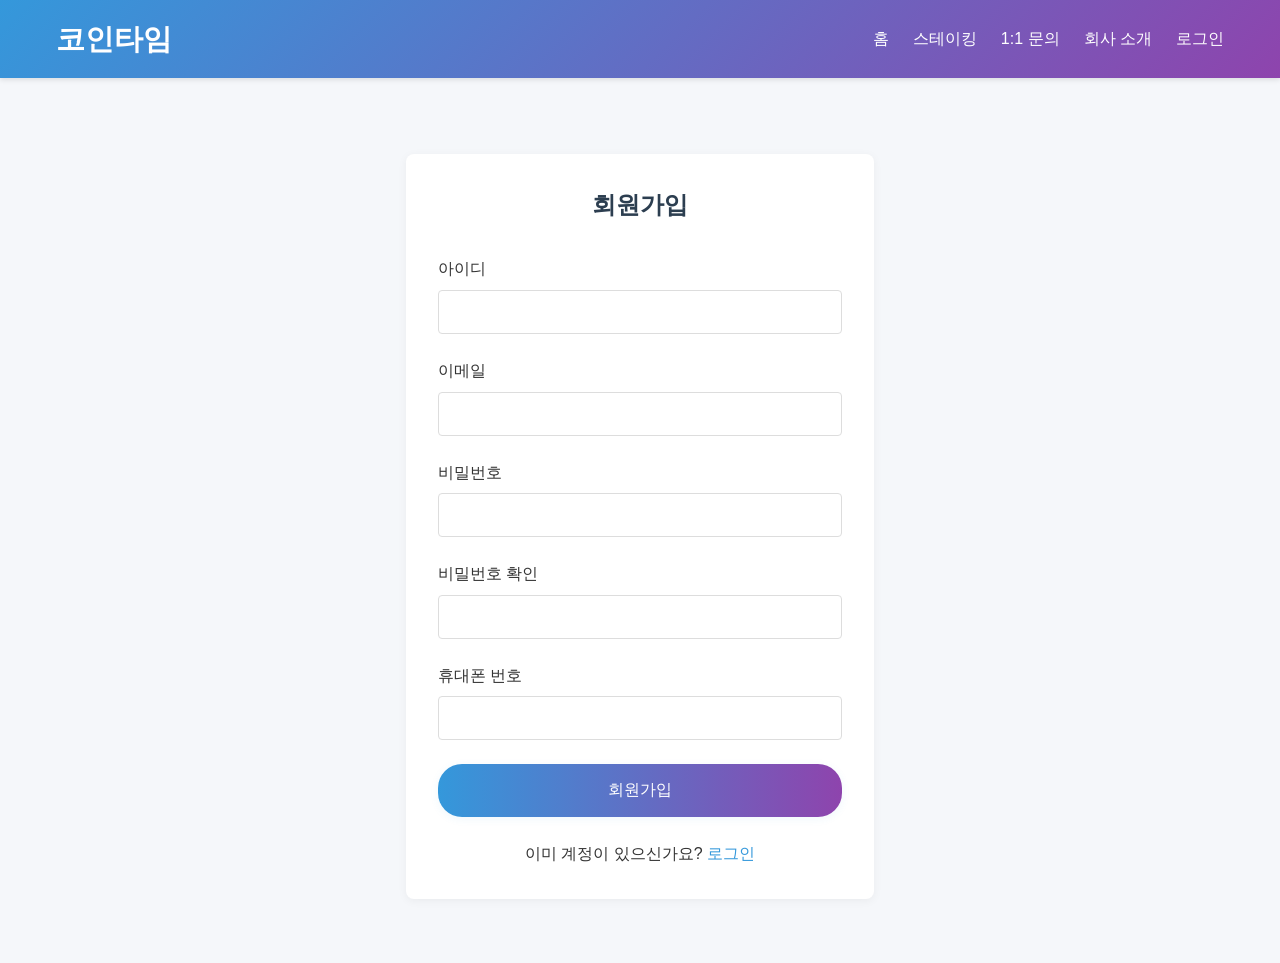
<file: register-page.html>
<!DOCTYPE html>
<html lang="ko">
<head>
    <meta charset="UTF-8">
    <meta name="viewport" content="width=device-width, initial-scale=1.0">
    <title>코인타임 - 회원가입</title>
    <link rel="stylesheet" href="common.css">
    <style>
        :root {
            --primary: #3498db;
            --secondary: #2c3e50;
            --success: #27ae60;
            --danger: #e74c3c;
            --warning: #f39c12;
            --light: #f8f9fa;
            --dark: #343a40;
            --bg-gradient: linear-gradient(135deg, #3498db, #8e44ad);
        }

        * {
            margin: 0;
            padding: 0;
            box-sizing: border-box;
            font-family: 'Noto Sans KR', sans-serif;
        }

        body {
            background-color: #f5f7fa;
            color: #333;
            line-height: 1.6;
            min-height: 100vh;
            display: flex;
            align-items: center;
            justify-content: center;
        }

        .container {
            max-width: 500px;
            width: 90%;
            margin: 2rem auto;
        }

        .register-container {
            max-width: 600px;
            margin: 2rem auto;
            padding: 2rem;
            background: white;
            border-radius: 8px;
            box-shadow: 0 2px 10px rgba(0, 0, 0, 0.05);
        }

        .register-container h2 {
            text-align: center;
            color: var(--secondary);
            margin-bottom: 2rem;
        }

        .form-group {
            margin-bottom: 1.5rem;
        }

        .form-group label {
            display: block;
            margin-bottom: 0.5rem;
            font-weight: 500;
        }

        .form-control {
            width: 100%;
            padding: 0.75rem;
            border: 1px solid #ddd;
            border-radius: 4px;
            font-size: 1rem;
        }

        .form-control:focus {
            border-color: var(--primary);
            outline: none;
            box-shadow: 0 0 0 2px rgba(52, 152, 219, 0.2);
        }

        .error-message {
            color: var(--danger);
            font-size: 0.875rem;
            margin-top: 0.5rem;
            display: none;
        }

        .btn {
            width: 100%;
            padding: 1rem;
            font-size: 1rem;
            font-weight: 500;
        }

        .login-link {
            text-align: center;
            margin-top: 1.5rem;
        }

        .login-link a {
            color: var(--primary);
            text-decoration: none;
        }

        .login-link a:hover {
            text-decoration: underline;
        }

        .password-requirements {
            font-size: 0.9rem;
            color: #666;
            margin-top: 0.5rem;
        }

        .password-requirements ul {
            list-style: none;
            padding-left: 1rem;
        }

        .password-requirements li {
            margin-bottom: 0.25rem;
            position: relative;
        }

        .password-requirements li:before {
            content: "•";
            position: absolute;
            left: -1rem;
        }

        .password-requirements li.valid {
            color: var(--success);
        }

        .password-requirements li.valid:before {
            content: "✓";
        }

        @media (max-width: 768px) {
            .register-container {
                margin: 1rem;
                padding: 1.5rem;
            }
        }
    </style>
</head>
<body>
    <header>
        <div class="header-container">
            <a href="index.html" class="logo">코인타임</a>
            <nav>
                <ul>
                    <li><a href="index.html" class="nav-link">홈</a></li>
                    <li><a href="staking-page.html" class="nav-link">스테이킹</a></li>
                    <li><a href="inquiry-page.html" class="nav-link">1:1 문의</a></li>
                    <li><a href="about-page.html" class="nav-link">회사 소개</a></li>
                    <li id="user-nav-area">
                        <a href="#" id="login-button">로그인</a>
                    </li>
                </ul>
            </nav>
        </div>
    </header>

    <div class="container">
        <div class="register-container">
            <h2>회원가입</h2>
            <form id="register-form">
                <div class="form-group">
                    <label for="username">아이디</label>
                    <input type="text" id="username" class="form-control" required>
                    <div class="error-message" id="username-error">이미 사용 중인 아이디입니다.</div>
                </div>
                <div class="form-group">
                    <label for="email">이메일</label>
                    <input type="email" id="email" class="form-control" required>
                    <div class="error-message" id="email-error">올바른 이메일 형식이 아닙니다.</div>
                </div>
                <div class="form-group">
                    <label for="password">비밀번호</label>
                    <input type="password" id="password" class="form-control" required>
                    <div class="error-message" id="password-error">비밀번호는 8자 이상이어야 합니다.</div>
                </div>
                <div class="form-group">
                    <label for="password-confirm">비밀번호 확인</label>
                    <input type="password" id="password-confirm" class="form-control" required>
                    <div class="error-message" id="password-confirm-error">비밀번호가 일치하지 않습니다.</div>
                </div>
                <div class="form-group">
                    <label for="phone">휴대폰 번호</label>
                    <input type="tel" id="phone" class="form-control" required>
                    <div class="error-message" id="phone-error">올바른 휴대폰 번호 형식이 아닙니다.</div>
                </div>
                <button type="submit" class="btn">회원가입</button>
                <div class="login-link">
                    이미 계정이 있으신가요? <a href="#" id="show-login">로그인</a>
                </div>
            </form>
        </div>
    </div>

    <!-- 로그인 모달 -->
    <div id="login-modal" class="modal">
        <div class="modal-content">
            <span class="close">&times;</span>
            <h2>로그인</h2>
            <form id="login-form">
                <div class="form-group">
                    <label for="login-username">아이디</label>
                    <input type="text" id="login-username" class="form-control" required>
                </div>
                <div class="form-group">
                    <label for="login-password">비밀번호</label>
                    <input type="password" id="login-password" class="form-control" required>
                </div>
                <button type="submit" class="btn">로그인</button>
            </form>
        </div>
    </div>

    <script src="common.js"></script>
    <script>
        document.addEventListener('DOMContentLoaded', function() {
            const registerForm = document.getElementById('register-form');
            const showLoginButton = document.getElementById('show-login');

            // 로그인 모달 표시
            showLoginButton.addEventListener('click', function(e) {
                e.preventDefault();
                showModal('login-modal');
            });

            // 회원가입 폼 제출
            registerForm.addEventListener('submit', function(e) {
                e.preventDefault();
                
                const username = document.getElementById('username').value;
                const email = document.getElementById('email').value;
                const password = document.getElementById('password').value;
                const passwordConfirm = document.getElementById('password-confirm').value;
                const phone = document.getElementById('phone').value;

                // 유효성 검사
                let isValid = true;
                const errorMessages = {
                    username: '이미 사용 중인 아이디입니다.',
                    email: '올바른 이메일 형식이 아닙니다.',
                    password: '비밀번호는 8자 이상이어야 합니다.',
                    passwordConfirm: '비밀번호가 일치하지 않습니다.',
                    phone: '올바른 휴대폰 번호 형식이 아닙니다.'
                };

                // 아이디 검사
                const users = JSON.parse(localStorage.getItem('users') || '[]');
                if (users.some(user => user.username === username)) {
                    document.getElementById('username-error').style.display = 'block';
                    isValid = false;
                } else {
                    document.getElementById('username-error').style.display = 'none';
                }

                // 이메일 검사
                const emailRegex = /^[^\s@]+@[^\s@]+\.[^\s@]+$/;
                if (!emailRegex.test(email)) {
                    document.getElementById('email-error').style.display = 'block';
                    isValid = false;
                } else {
                    document.getElementById('email-error').style.display = 'none';
                }

                // 비밀번호 검사
                if (password.length < 8) {
                    document.getElementById('password-error').style.display = 'block';
                    isValid = false;
                } else {
                    document.getElementById('password-error').style.display = 'none';
                }

                // 비밀번호 확인
                if (password !== passwordConfirm) {
                    document.getElementById('password-confirm-error').style.display = 'block';
                    isValid = false;
                } else {
                    document.getElementById('password-confirm-error').style.display = 'none';
                }

                // 휴대폰 번호 검사
                const phoneRegex = /^[0-9]{10,11}$/;
                if (!phoneRegex.test(phone.replace(/\D/g, ''))) {
                    document.getElementById('phone-error').style.display = 'block';
                    isValid = false;
                } else {
                    document.getElementById('phone-error').style.display = 'none';
                }

                if (!isValid) return;

                // 사용자 정보 저장
                const newUser = {
                    username,
                    email,
                    password,
                    phone,
                    createdAt: new Date().toISOString()
                };

                users.push(newUser);
                localStorage.setItem('users', JSON.stringify(users));

                alert('회원가입이 완료되었습니다. 로그인해주세요.');
                showModal('login-modal');
                registerForm.reset();
            });
        });
    </script>
</body>
</html>
</file>
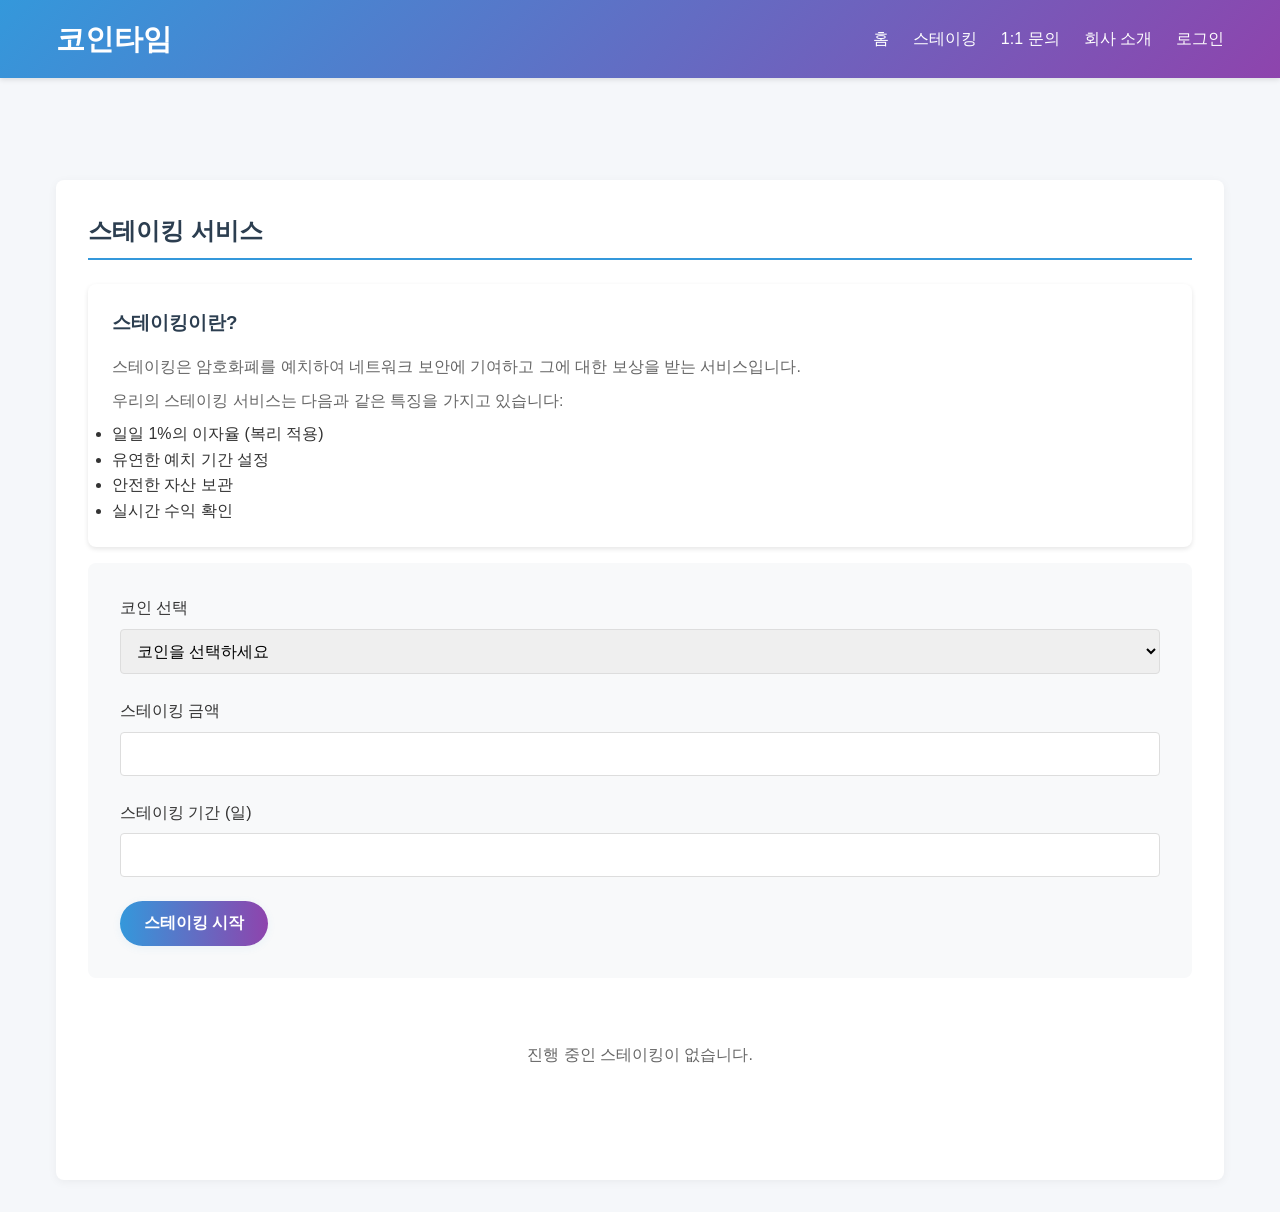
<file: staking-page.html>
/**
 * 코인타임 - 스테이킹 페이지 스크립트
 * 스테이킹 자산 관리 및 스테이킹 수익 계산 기능을 제공합니다.
 */

<!DOCTYPE html>
<html lang="ko">
<head>
    <meta charset="UTF-8">
    <meta name="viewport" content="width=device-width, initial-scale=1.0">
    <title>코인타임 - 스테이킹</title>
    <link rel="stylesheet" href="common.css">
    <style>
        /* 페이지별 추가 스타일 */
        .staking-container {
            max-width: 1200px;
            margin: 2rem auto;
            padding: 2rem;
            background: white;
            border-radius: 8px;
            box-shadow: 0 2px 10px rgba(0, 0, 0, 0.05);
        }

        .staking-section {
            margin-bottom: 3rem;
        }

        .staking-section h2 {
            color: var(--secondary);
            margin-bottom: 1.5rem;
            padding-bottom: 0.5rem;
            border-bottom: 2px solid var(--primary);
        }

        .staking-form {
            background: #f8f9fa;
            padding: 2rem;
            border-radius: 8px;
            margin-bottom: 2rem;
        }

        .form-group {
            margin-bottom: 1.5rem;
        }

        .form-group label {
            display: block;
            margin-bottom: 0.5rem;
            font-weight: 500;
        }

        .form-control {
            width: 100%;
            padding: 0.75rem;
            border: 1px solid #ddd;
            border-radius: 4px;
            font-size: 1rem;
        }

        .form-control:focus {
            border-color: var(--primary);
            outline: none;
            box-shadow: 0 0 0 2px rgba(52, 152, 219, 0.2);
        }

        .staking-info {
            background: white;
            padding: 1.5rem;
            border-radius: 8px;
            margin-bottom: 1rem;
            box-shadow: 0 2px 5px rgba(0, 0, 0, 0.1);
        }

        .staking-info h3 {
            color: var(--secondary);
            margin-bottom: 1rem;
        }

        .staking-info p {
            color: #666;
            line-height: 1.6;
            margin-bottom: 0.5rem;
        }

        .staking-cards {
            display: grid;
            grid-template-columns: repeat(auto-fit, minmax(300px, 1fr));
            gap: 2rem;
            margin-top: 2rem;
        }

        .staking-card {
            background: white;
            padding: 1.5rem;
            border-radius: 8px;
            box-shadow: 0 2px 5px rgba(0, 0, 0, 0.1);
        }

        .staking-card-header {
            display: flex;
            justify-content: space-between;
            align-items: center;
            margin-bottom: 1rem;
        }

        .staking-card-title {
            font-size: 1.2rem;
            font-weight: bold;
            color: var(--secondary);
        }

        .staking-card-meta {
            color: #666;
            font-size: 0.9rem;
        }

        .staking-card-content {
            margin-bottom: 1rem;
        }

        .staking-card-amount {
            font-size: 1.5rem;
            font-weight: bold;
            color: var(--primary);
            margin-bottom: 0.5rem;
        }

        .staking-card-period {
            color: #666;
            margin-bottom: 0.5rem;
        }

        .staking-card-profit {
            color: var(--success);
            font-weight: 500;
        }

        .staking-card-actions {
            display: flex;
            gap: 0.5rem;
        }

        .staking-card-actions button {
            flex: 1;
        }

        .empty-message {
            text-align: center;
            color: #666;
            padding: 2rem;
        }

        @media (max-width: 768px) {
            .staking-container {
                margin: 1rem;
                padding: 1.5rem;
            }

            .staking-form {
                padding: 1.5rem;
            }

            .staking-cards {
                grid-template-columns: 1fr;
            }
        }
    </style>
</head>
<body>
    <header>
        <div class="header-container">
            <a href="index.html" class="logo">코인타임</a>
            <nav>
                <ul>
                    <li><a href="index.html" class="nav-link">홈</a></li>
                    <li><a href="staking-page.html" class="nav-link">스테이킹</a></li>
                    <li><a href="inquiry-page.html" class="nav-link">1:1 문의</a></li>
                    <li><a href="about-page.html" class="nav-link">회사 소개</a></li>
                    <li id="user-nav-area">
                        <a href="#" id="login-button">로그인</a>
                    </li>
                </ul>
            </nav>
        </div>
    </header>

    <div class="container">
        <div class="staking-container">
            <div class="staking-section">
                <h2>스테이킹 서비스</h2>
                <div class="staking-info">
                    <h3>스테이킹이란?</h3>
                    <p>스테이킹은 암호화폐를 예치하여 네트워크 보안에 기여하고 그에 대한 보상을 받는 서비스입니다.</p>
                    <p>우리의 스테이킹 서비스는 다음과 같은 특징을 가지고 있습니다:</p>
                    <ul>
                        <li>일일 1%의 이자율 (복리 적용)</li>
                        <li>유연한 예치 기간 설정</li>
                        <li>안전한 자산 보관</li>
                        <li>실시간 수익 확인</li>
                    </ul>
                </div>
                <div class="staking-form">
                    <form id="staking-form">
                        <div class="form-group">
                            <label for="coin-type">코인 선택</label>
                            <select id="coin-type" class="form-control" required>
                                <option value="">코인을 선택하세요</option>
                                <option value="BTC">비트코인 (BTC)</option>
                                <option value="ETH">이더리움 (ETH)</option>
                                <option value="BNB">바이낸스 코인 (BNB)</option>
                                <option value="SOL">솔라나 (SOL)</option>
                            </select>
                        </div>
                        <div class="form-group">
                            <label for="staking-amount">스테이킹 금액</label>
                            <input type="number" id="staking-amount" class="form-control" min="0.0001" step="0.0001" required>
                        </div>
                        <div class="form-group">
                            <label for="staking-period">스테이킹 기간 (일)</label>
                            <input type="number" id="staking-period" class="form-control" min="1" max="365" required>
                        </div>
                        <button type="submit" class="btn">스테이킹 시작</button>
                    </form>
                </div>
                <div class="staking-cards" id="staking-cards">
                    <!-- 스테이킹 카드들이 여기에 동적으로 추가됩니다 -->
                </div>
            </div>
        </div>
    </div>

    <!-- 로그인 모달 -->
    <div id="login-modal" class="modal">
        <div class="modal-content">
            <span class="close">&times;</span>
            <h2>로그인</h2>
            <form id="login-form">
                <div class="form-group">
                    <label for="login-username">아이디</label>
                    <input type="text" id="login-username" class="form-control" required>
                </div>
                <div class="form-group">
                    <label for="login-password">비밀번호</label>
                    <input type="password" id="login-password" class="form-control" required>
                </div>
                <button type="submit" class="btn">로그인</button>
                <a href="register-page.html" class="btn btn-secondary" style="margin-top: 1rem;">회원가입</a>
            </form>
        </div>
    </div>

    <!-- 내 정보 관리 모달 -->
    <div id="myinfo-modal" class="modal">
        <div class="modal-content">
            <span class="close">&times;</span>
            <h2>내 정보 관리</h2>
            <form id="myinfo-form">
                <div class="form-group">
                    <label for="myinfo-username">아이디</label>
                    <input type="text" id="myinfo-username" class="form-control" readonly>
                </div>
                <div class="form-group">
                    <label for="myinfo-email">이메일</label>
                    <input type="email" id="myinfo-email" class="form-control" required>
                </div>
                <div class="form-group">
                    <label for="myinfo-phone">휴대폰 번호</label>
                    <input type="tel" id="myinfo-phone" class="form-control" required>
                </div>
                <button type="submit" class="btn">변경하기</button>
            </form>
        </div>
    </div>

    <!-- 비밀번호 변경 모달 -->
    <div id="pwchange-modal" class="modal">
        <div class="modal-content">
            <span class="close">&times;</span>
            <h2>비밀번호 변경</h2>
            <form id="pwchange-form">
                <div class="form-group">
                    <label for="pw-old">기존 비밀번호</label>
                    <input type="password" id="pw-old" class="form-control" required>
                </div>
                <div class="form-group">
                    <label for="pw-new">새 비밀번호</label>
                    <input type="password" id="pw-new" class="form-control" required>
                </div>
                <div class="form-group">
                    <label for="pw-new-confirm">새 비밀번호 확인</label>
                    <input type="password" id="pw-new-confirm" class="form-control" required>
                </div>
                <button type="submit" class="btn">비밀번호 변경</button>
            </form>
        </div>
    </div>

    <script src="common.js"></script>
    <script>
        // 페이지별 추가 스크립트
        document.addEventListener('DOMContentLoaded', function() {
            const stakingForm = document.getElementById('staking-form');
            const stakingCards = document.getElementById('staking-cards');

            // 스테이킹 폼 제출
            stakingForm.addEventListener('submit', function(e) {
                e.preventDefault();
                
                const coinType = document.getElementById('coin-type').value;
                const amount = parseFloat(document.getElementById('staking-amount').value);
                const period = parseInt(document.getElementById('staking-period').value);

                if (!coinType || !amount || !period) {
                    alert('모든 필드를 입력해주세요.');
                    return;
                }

                if (amount <= 0) {
                    alert('스테이킹 금액은 0보다 커야 합니다.');
                    return;
                }

                if (period < 1 || period > 365) {
                    alert('스테이킹 기간은 1일에서 365일 사이여야 합니다.');
                    return;
                }

                // localStorage에서 스테이킹 목록 가져오기
                const stakings = JSON.parse(localStorage.getItem('stakings') || '[]');
                
                // 새 스테이킹 추가
                const newStaking = {
                    id: Date.now(),
                    coinType,
                    amount,
                    period,
                    startDate: new Date().toISOString(),
                    userId: localStorage.getItem('currentUser')
                };
                
                stakings.push(newStaking);
                localStorage.setItem('stakings', JSON.stringify(stakings));
                
                alert('스테이킹이 시작되었습니다.');
                stakingForm.reset();
                renderStakingCards();
            });

            // 스테이킹 카드 렌더링
            function renderStakingCards() {
                const stakings = JSON.parse(localStorage.getItem('stakings') || '[]');
                const currentUser = localStorage.getItem('currentUser');
                
                stakingCards.innerHTML = '';
                
                if (!stakings.length) {
                    stakingCards.innerHTML = '<div class="empty-message">진행 중인 스테이킹이 없습니다.</div>';
                    return;
                }

                // 현재 사용자의 스테이킹만 필터링
                const userStakings = stakings.filter(staking => staking.userId === currentUser);
                
                if (!userStakings.length) {
                    stakingCards.innerHTML = '<div class="empty-message">진행 중인 스테이킹이 없습니다.</div>';
                    return;
                }

                userStakings.forEach(staking => {
                    const startDate = new Date(staking.startDate);
                    const endDate = new Date(startDate);
                    endDate.setDate(endDate.getDate() + staking.period);
                    
                    const now = new Date();
                    const elapsedDays = Math.floor((now - startDate) / (1000 * 60 * 60 * 24));
                    const remainingDays = Math.max(0, staking.period - elapsedDays);
                    
                    // 일일 1% 복리 계산
                    const dailyRate = 0.01;
                    const totalProfit = staking.amount * Math.pow(1 + dailyRate, elapsedDays) - staking.amount;
                    
                    const card = document.createElement('div');
                    card.className = 'staking-card';
                    card.innerHTML = `
                        <div class="staking-card-header">
                            <div class="staking-card-title">${staking.coinType}</div>
                            <div class="staking-card-meta">
                                ${startDate.toLocaleDateString()} ~ ${endDate.toLocaleDateString()}
                            </div>
                        </div>
                        <div class="staking-card-content">
                            <div class="staking-card-amount">${staking.amount.toFixed(4)} ${staking.coinType}</div>
                            <div class="staking-card-period">
                                경과: ${elapsedDays}일 / 남은 기간: ${remainingDays}일
                            </div>
                            <div class="staking-card-profit">
                                현재 수익: ${totalProfit.toFixed(4)} ${staking.coinType}
                            </div>
                        </div>
                        <div class="staking-card-actions">
                            <button class="btn btn-danger" onclick="cancelStaking(${staking.id})">취소</button>
                        </div>
                    `;
                    stakingCards.appendChild(card);
                });
            }

            // 페이지 로드 시 스테이킹 카드 렌더링
            renderStakingCards();
        });

        // 스테이킹 취소
        function cancelStaking(id) {
            if (!confirm('정말 스테이킹을 취소하시겠습니까?')) return;
            
            const stakings = JSON.parse(localStorage.getItem('stakings') || '[]');
            const index = stakings.findIndex(s => s.id === id);
            if (index === -1) return;

            stakings.splice(index, 1);
            localStorage.setItem('stakings', JSON.stringify(stakings));
            renderStakingCards();
        }
    </script>
</body>
</html>
</file>
<file: common.css>
:root {
    --primary: #3498db;
    --secondary: #2c3e50;
    --success: #27ae60;
    --danger: #e74c3c;
    --warning: #f39c12;
    --light: #f8f9fa;
    --dark: #343a40;
    --bg-gradient: linear-gradient(135deg, #3498db, #8e44ad);
}

* {
    margin: 0;
    padding: 0;
    box-sizing: border-box;
    font-family: 'Noto Sans KR', sans-serif;
}

body {
    background-color: #f5f7fa;
    color: #333;
    line-height: 1.6;
}

/* Header Styles */
header {
    background: var(--bg-gradient);
    color: white;
    padding: 1rem 0;
    box-shadow: 0 2px 5px rgba(0, 0, 0, 0.1);
    position: fixed;
    top: 0;
    left: 0;
    width: 100%;
    z-index: 100;
}

.header-container {
    display: flex;
    justify-content: space-between;
    align-items: center;
    max-width: 1200px;
    margin: 0 auto;
    padding: 0 1rem;
}

.logo {
    font-size: 1.8rem;
    font-weight: bold;
    text-decoration: none;
    color: white;
}

nav ul {
    display: flex;
    list-style: none;
    align-items: center;
}

nav li {
    margin-left: 1.5rem;
    position: relative;
}

nav a {
    color: white;
    text-decoration: none;
    font-weight: 500;
    transition: color 0.3s;
}

nav a:hover {
    color: #f0f0f0;
}

/* User Dropdown Styles */
.user-dropdown {
    position: relative;
    display: inline-block;
}

.user-dropdown-toggle {
    background: none;
    border: none;
    color: white;
    font-size: 1rem;
    font-weight: 500;
    cursor: pointer;
    padding: 0;
}

.user-dropdown-menu {
    display: none;
    position: absolute;
    right: 0;
    top: 2.2rem;
    background: white;
    color: #333;
    min-width: 160px;
    box-shadow: 0 2px 8px rgba(0,0,0,0.15);
    border-radius: 6px;
    z-index: 200;
    overflow: hidden;
}

.user-dropdown-menu.active {
    display: block;
}

.user-dropdown-menu a, .user-dropdown-menu button {
    display: block;
    width: 100%;
    padding: 0.9rem 1.2rem;
    text-align: left;
    background: none;
    border: none;
    color: #333;
    font-size: 1rem;
    cursor: pointer;
    text-decoration: none;
}

.user-dropdown-menu a:hover, .user-dropdown-menu button:hover {
    background: #f5f7fa;
}

/* Modal Styles */
.modal {
    display: none;
    position: fixed;
    top: 0;
    left: 0;
    width: 100%;
    height: 100%;
    background-color: rgba(0, 0, 0, 0.5);
    z-index: 1000;
    justify-content: center;
    align-items: center;
}

.modal-content {
    background: white;
    padding: 2rem;
    border-radius: 8px;
    box-shadow: 0 2px 10px rgba(0, 0, 0, 0.1);
    position: relative;
    max-width: 500px;
    width: 90%;
}

.modal .close {
    position: absolute;
    right: 1rem;
    top: 1rem;
    font-size: 1.5rem;
    cursor: pointer;
    color: #666;
}

/* Form Styles */
.form-group {
    margin-bottom: 1.5rem;
}

.form-group label {
    display: block;
    margin-bottom: 0.5rem;
    font-weight: 500;
}

.form-control {
    width: 100%;
    padding: 0.75rem;
    border: 1px solid #ddd;
    border-radius: 4px;
    font-size: 1rem;
    transition: border-color 0.3s;
}

.form-control:focus {
    border-color: var(--primary);
    outline: none;
}

.btn {
    display: inline-block;
    padding: 0.75rem 1.5rem;
    background-color: var(--primary);
    color: white;
    border: none;
    border-radius: 4px;
    font-size: 1rem;
    cursor: pointer;
    transition: background-color 0.3s;
}

.btn:hover {
    background-color: #2980b9;
}

.btn-secondary {
    background-color: var(--secondary);
}

.btn-secondary:hover {
    background-color: #1a252f;
}

/* Error Message Styles */
.error-message {
    color: var(--danger);
    font-size: 0.9rem;
    margin-top: 0.5rem;
    display: none;
}

/* Container Styles */
.container {
    max-width: 1200px;
    margin: 2rem auto;
    padding: 0 1rem;
    padding-top: 90px;
}

/* Responsive Styles */
@media (max-width: 768px) {
    .header-container {
        flex-direction: column;
        padding: 1rem;
    }

    nav ul {
        margin-top: 1rem;
        flex-wrap: wrap;
        justify-content: center;
    }

    nav li {
        margin: 0.5rem;
    }

    .container {
        padding-top: 120px;
    }
}

.coin-table-container {
    background: white;
    border-radius: 8px;
    box-shadow: 0 2px 10px rgba(0,0,0,0.05);
    padding: 2rem;
    margin-bottom: 2rem;
    overflow-x: auto;
}
.coin-table {
    width: 100%;
    border-collapse: collapse;
    font-size: 1rem;
}
.coin-table th, .coin-table td {
    padding: 1rem 0.5rem;
    text-align: center;
}
.coin-table th {
    background: var(--light);
    color: var(--secondary);
    font-weight: 700;
    border-bottom: 2px solid var(--primary);
}
.coin-table tbody tr {
    border-bottom: 1px solid #eee;
    transition: background 0.2s;
}
.coin-table tbody tr:hover {
    background: #f5f7fa;
}
.coin-table .coin-info {
    display: flex;
    align-items: center;
    gap: 0.7rem;
    justify-content: left;
}
.coin-table .coin-info img {
    width: 28px;
    height: 28px;
    border-radius: 50%;
    background: #fff;
}
.coin-table .coin-symbol {
    color: #888;
    font-size: 0.95em;
    margin-left: 0.3em;
}
.positive { color: var(--success); }
.negative { color: var(--danger); }

.main-banner {
    display: flex;
    align-items: center;
    justify-content: space-between;
    background: var(--bg-gradient);
    color: white;
    border-radius: 16px;
    margin: 2.5rem auto 2rem auto;
    max-width: 1200px;
    min-height: 320px;
    padding: 2.5rem 2rem 2.5rem 3rem;
    box-shadow: 0 4px 24px rgba(44,62,80,0.08);
    gap: 2.5rem;
}
.banner-content {
    flex: 1 1 0;
}
.banner-content h1 {
    font-size: 2.3rem;
    font-weight: 800;
    line-height: 1.3;
    margin-bottom: 1.2rem;
}
.banner-content .highlight {
    color: #ffe066;
    background: rgba(255,255,255,0.12);
    border-radius: 8px;
    padding: 0.1em 0.5em;
}
.banner-content p {
    font-size: 1.15rem;
    margin-bottom: 2rem;
    color: #f8f9fa;
}
.banner-illust {
    flex: 0 0 320px;
    display: flex;
    align-items: center;
    justify-content: center;
}
.banner-illust img {
    width: 320px;
    max-width: 100%;
    height: auto;
}
.btn-lg {
    font-size: 1.15rem;
    padding: 1rem 2.2rem;
    border-radius: 32px;
    font-weight: 700;
}
.btn-gradient {
    background: linear-gradient(90deg, #3498db 0%, #8e44ad 100%);
    color: white;
    border: none;
    box-shadow: 0 2px 8px rgba(52,152,219,0.08);
    transition: background 0.2s;
}
.btn-gradient:hover {
    background: linear-gradient(90deg, #2980b9 0%, #6c3483 100%);
}
.service-cards-grid {
    display: grid;
    grid-template-columns: repeat(auto-fit, minmax(260px, 1fr));
    gap: 2rem;
    max-width: 1200px;
    margin: 0 auto 2.5rem auto;
}
.service-card {
    background: rgba(255,255,255,0.18);
    border-radius: 18px;
    box-shadow: 0 8px 32px 0 rgba(31, 38, 135, 0.10);
    border: 1.5px solid rgba(52, 152, 219, 0.12);
    backdrop-filter: blur(8px);
    -webkit-backdrop-filter: blur(8px);
    padding: 2.2rem 1.5rem 2rem 1.5rem;
    display: flex;
    flex-direction: column;
    align-items: center;
    text-align: center;
    transition: transform 0.18s, box-shadow 0.18s, border 0.18s;
}
.service-card:hover {
    transform: translateY(-8px) scale(1.04);
    box-shadow: 0 12px 32px 0 rgba(52, 152, 219, 0.18);
    border: 1.5px solid #8e44ad;
}
.service-icon {
    margin-bottom: 1.2rem;
}
.service-icon img {
    width: 100%;
    max-width: 180px;
    height: 120px;
    object-fit: cover;
    border-radius: 14px;
    margin-bottom: 1.1rem;
    box-shadow: 0 2px 12px rgba(52,152,219,0.10);
}
.service-card h3 {
    font-size: 1.22rem;
    font-weight: 800;
    color: var(--primary);
    margin-bottom: 0.7rem;
    letter-spacing: -0.5px;
}
.service-card p {
    color: #444;
    font-size: 1.02rem;
    margin-bottom: 1.2rem;
}
.btn {
    border-radius: 24px;
    font-weight: 700;
    background: linear-gradient(90deg, #3498db 0%, #8e44ad 100%);
    color: #fff;
    box-shadow: 0 2px 8px rgba(52,152,219,0.08);
    transition: background 0.2s, box-shadow 0.2s;
}
.btn:hover {
    background: linear-gradient(90deg, #2980b9 0%, #6c3483 100%);
    box-shadow: 0 4px 16px rgba(52,152,219,0.16);
}
@media (max-width: 1024px) {
    .main-banner {
        flex-direction: column;
        text-align: center;
        padding: 2rem 1rem 2rem 1rem;
        gap: 1.5rem;
    }
    .banner-illust {
        flex: none;
        margin-top: 1.5rem;
    }
}
@media (max-width: 768px) {
    .main-banner {
        min-height: 220px;
        padding: 1.2rem 0.5rem 1.5rem 0.5rem;
    }
    .banner-content h1 {
        font-size: 1.3rem;
    }
    .banner-illust img {
        width: 180px;
    }
    .service-cards-grid {
        grid-template-columns: 1fr;
        gap: 1.2rem;
    }
    .service-card {
        padding: 1.2rem 0.7rem 1.2rem 0.7rem;
    }
}

.banner-overlay {
    position: absolute;
    left: 0; top: 0; right: 0; bottom: 0;
    background: rgba(30,30,40,0.55);
    z-index: 1;
    border-radius: 16px;
}
.main-banner .banner-content {
    position: relative;
    z-index: 2;
}
</file>
